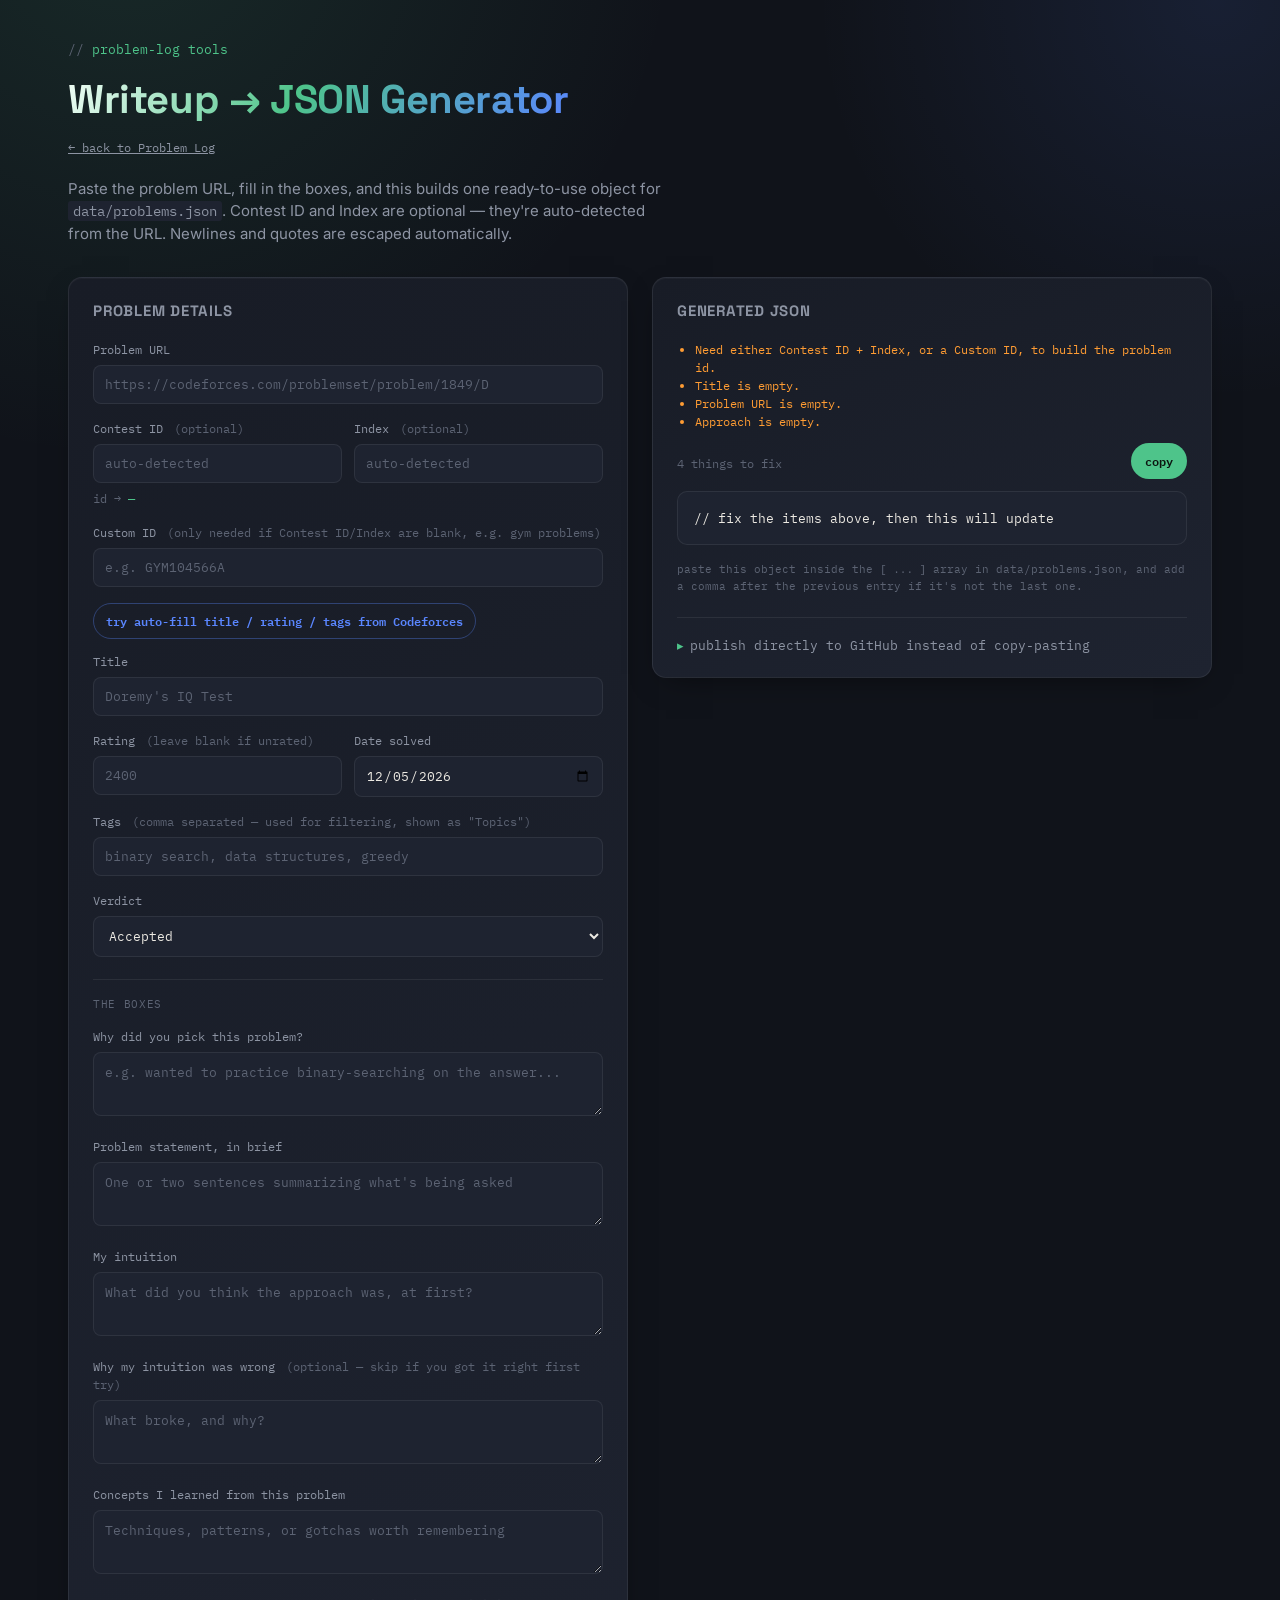
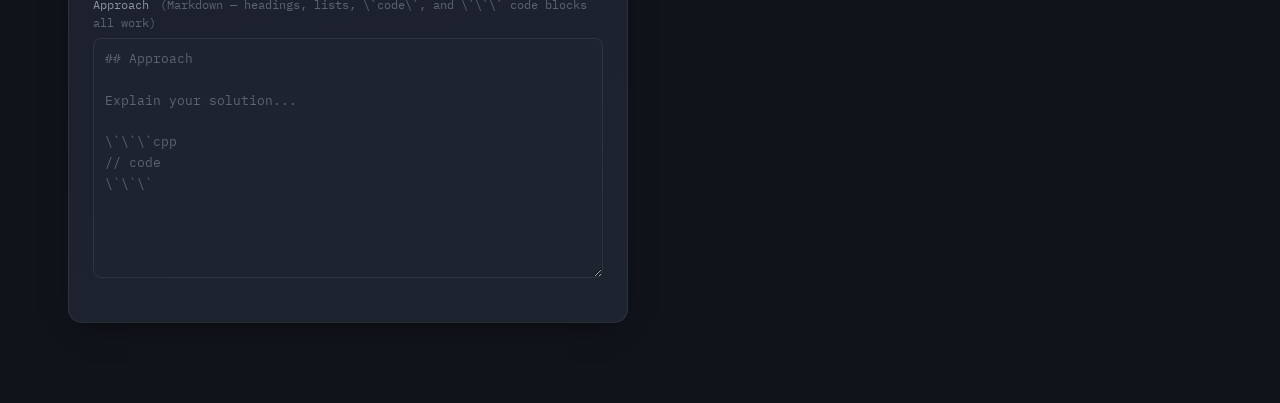
<file: tools/index.html>
<!DOCTYPE html>
<html lang="en">
<head>
<meta charset="UTF-8">
<meta name="viewport" content="width=device-width, initial-scale=1.0">
<title>Writeup → JSON Generator</title>
<link rel="preconnect" href="https://fonts.googleapis.com">
<link href="https://fonts.googleapis.com/css2?family=Space+Grotesk:wght@500;700&family=Inter:wght@400;500;600&family=IBM+Plex+Mono:wght@400;500;600&display=swap" rel="stylesheet">
<style>
:root {
  --bg: #10131a;
  --panel: #181c26;
  --panel-2: #1e2330;
  --border: #2a3040;
  --border-soft: rgba(255, 255, 255, 0.07);
  --text: #ece9e2;
  --text-dim: #8d94a3;
  --text-faint: #5c6373;
  --accent: #4ec48a;
  --accent-2: #5a86ff;
  --accent-dim: #2d7a4d;
  --warn: #ff9c33;
  --mono: 'IBM Plex Mono', ui-monospace, SFMono-Regular, Menlo, monospace;
  --display: 'Space Grotesk', 'Inter', sans-serif;
  --body: 'Inter', -apple-system, sans-serif;
  --ease: cubic-bezier(0.2, 0.7, 0.3, 1);
}
* { box-sizing: border-box; }
body {
  margin: 0;
  color: var(--text);
  font-family: var(--body);
  line-height: 1.5;
  -webkit-font-smoothing: antialiased;
  background-color: var(--bg);
  background-image:
    radial-gradient(1000px circle at 10% -10%, rgba(78, 196, 138, 0.13), transparent 55%),
    radial-gradient(800px circle at 95% 0%, rgba(90, 134, 255, 0.11), transparent 50%);
  background-attachment: fixed, fixed;
}
.wrap { max-width: 1200px; margin: 0 auto; padding: 40px 28px 80px; }
.eyebrow {
  font-family: var(--mono);
  font-size: 13px;
  color: var(--accent);
  margin: 0 0 10px;
}
.eyebrow::before { content: "// "; color: var(--text-faint); }
h1 {
  font-family: var(--display);
  font-size: clamp(28px, 4vw, 40px);
  font-weight: 700;
  margin: 0 0 8px;
  letter-spacing: -0.01em;
  background: linear-gradient(120deg, #f4fff8 0%, var(--accent) 45%, var(--accent-2) 100%);
  -webkit-background-clip: text;
  background-clip: text;
  color: transparent;
  display: inline-block;
}
.sub { color: var(--text-dim); margin: 0 0 32px; max-width: 66ch; font-size: 15px; }
.sub code { font-family: var(--mono); background: var(--panel-2); padding: 1px 5px; border-radius: 3px; font-size: 0.9em; }

.grid {
  display: grid;
  grid-template-columns: 1fr 1fr;
  gap: 24px;
  align-items: start;
}
@media (max-width: 900px) { .grid { grid-template-columns: 1fr; } }

.panel {
  background: linear-gradient(160deg, var(--panel), var(--panel-2));
  border: 1px solid var(--border-soft);
  border-radius: 14px;
  padding: 22px 24px;
  box-shadow: 0 1px 0 rgba(255, 255, 255, 0.03) inset, 0 10px 30px -14px rgba(0, 0, 0, 0.6);
}

.panel h2 {
  font-family: var(--display);
  font-size: 15px;
  margin: 0 0 18px;
  color: var(--text-dim);
  text-transform: uppercase;
  letter-spacing: 0.05em;
}

.section-divider {
  margin: 22px 0 16px;
  padding-top: 16px;
  border-top: 1px solid var(--border-soft);
  font-family: var(--mono);
  font-size: 11px;
  text-transform: uppercase;
  letter-spacing: 0.06em;
  color: var(--text-faint);
}

.field { margin-bottom: 16px; }
.field label {
  display: block;
  font-family: var(--mono);
  font-size: 12px;
  color: var(--text-dim);
  margin-bottom: 6px;
}
.field .hint { color: var(--text-faint); font-weight: 400; margin-left: 4px; }

.row2 { display: grid; grid-template-columns: 1fr 1fr; gap: 12px; }

input, textarea, select {
  width: 100%;
  background: var(--panel-2);
  border: 1px solid var(--border-soft);
  color: var(--text);
  font-family: var(--mono);
  font-size: 13px;
  padding: 10px 11px;
  border-radius: 8px;
  transition: border-color 0.15s var(--ease), box-shadow 0.15s var(--ease);
}
textarea { font-family: var(--mono); resize: vertical; min-height: 80px; line-height: 1.6; }
#approach { min-height: 240px; }
input:focus, textarea:focus, select:focus {
  outline: none;
  border-color: var(--accent-dim);
  box-shadow: 0 0 0 3px rgba(78, 196, 138, 0.12);
}
input::placeholder, textarea::placeholder { color: var(--text-faint); }

.derived {
  font-family: var(--mono);
  font-size: 12px;
  color: var(--text-faint);
  margin-top: 6px;
}
.derived b { color: var(--accent); font-weight: 600; }

.autofill-row {
  display: flex;
  align-items: center;
  gap: 10px;
  margin: 10px 0 4px;
}

button.mini-btn {
  font-family: var(--mono);
  font-size: 11.5px;
  font-weight: 600;
  background: transparent;
  color: var(--accent-2);
  border: 1px solid rgba(90, 134, 255, 0.35);
  padding: 7px 12px;
  border-radius: 20px;
  cursor: pointer;
  white-space: nowrap;
  transition: background 0.15s ease;
}
button.mini-btn:hover:not(:disabled) { background: rgba(90, 134, 255, 0.1); }
button.mini-btn:disabled { opacity: 0.4; cursor: not-allowed; }

#autofillStatus {
  font-family: var(--mono);
  font-size: 11.5px;
  color: var(--text-faint);
}
#autofillStatus.ok { color: var(--accent); }
#autofillStatus.err { color: var(--warn); }

.toggle-row {
  display: flex;
  align-items: center;
  gap: 8px;
  font-family: var(--mono);
  font-size: 12px;
  color: var(--text-dim);
  margin-bottom: 16px;
}
.toggle-row input { width: auto; }

.output-head {
  display: flex;
  align-items: center;
  justify-content: space-between;
  margin-bottom: 12px;
}

button.copy-btn {
  font-family: var(--mono);
  font-size: 12px;
  font-weight: 600;
  background: var(--accent);
  color: #0c1410;
  border: none;
  padding: 8px 14px;
  border-radius: 20px;
  cursor: pointer;
  transition: opacity 0.15s ease;
}
button.copy-btn:hover { opacity: 0.85; }
button.copy-btn.copied { background: var(--warn); }

pre#output {
  background: var(--panel-2);
  border: 1px solid var(--border-soft);
  border-radius: 10px;
  padding: 16px;
  font-family: var(--mono);
  font-size: 12.5px;
  line-height: 1.6;
  white-space: pre-wrap;
  word-break: break-word;
  color: var(--text);
  max-height: 620px;
  overflow-y: auto;
  margin: 0;
}

.error-list {
  font-family: var(--mono);
  font-size: 12px;
  color: var(--warn);
  margin: 0 0 12px;
  padding-left: 18px;
}
.error-list:empty { display: none; }

.footer-note {
  font-family: var(--mono);
  font-size: 11px;
  color: var(--text-faint);
  margin-top: 16px;
}

.publish-panel {
  margin-top: 22px;
  border-top: 1px solid var(--border-soft);
  padding-top: 18px;
}

.publish-summary {
  cursor: pointer;
  font-family: var(--mono);
  font-size: 13px;
  color: var(--text-dim);
  list-style: none;
  display: flex;
  align-items: center;
  gap: 6px;
}
.publish-summary::-webkit-details-marker { display: none; }
.publish-summary::before { content: "▸"; color: var(--accent); transition: transform 0.12s ease; }
details[open] .publish-summary::before { transform: rotate(90deg); }

.publish-body { margin-top: 16px; }

.warn-box {
  background: rgba(255, 156, 51, 0.08);
  border: 1px solid rgba(255, 156, 51, 0.35);
  border-radius: 10px;
  padding: 10px 12px;
  font-family: var(--mono);
  font-size: 11.5px;
  color: var(--warn);
  margin-bottom: 16px;
  line-height: 1.6;
}
.warn-box a { color: var(--warn); }

button.publish-btn {
  font-family: var(--mono);
  font-size: 12px;
  font-weight: 600;
  background: transparent;
  color: var(--accent);
  border: 1px solid var(--accent-dim);
  padding: 9px 16px;
  border-radius: 8px;
  cursor: pointer;
  width: 100%;
  transition: background 0.15s ease;
}
button.publish-btn:hover:not(:disabled) { background: rgba(70, 182, 114, 0.1); }
button.publish-btn:disabled { opacity: 0.4; cursor: not-allowed; }

#publishStatus {
  font-family: var(--mono);
  font-size: 12px;
  margin-top: 10px;
  line-height: 1.6;
}
#publishStatus.ok { color: var(--accent); }
#publishStatus.err { color: var(--warn); }
#publishStatus a { color: inherit; text-decoration: underline; }
</style>
</head>
<body>
<div class="wrap">
  <p class="eyebrow">problem-log tools</p>
  <h1>Writeup → JSON Generator</h1>
  <p style="margin:-4px 0 20px;"><a href="../" style="font-family: var(--mono); font-size: 12px; color: var(--text-dim);">← back to Problem Log</a></p>
  <p class="sub">Paste the problem URL, fill in the boxes, and this builds one ready-to-use object for <code>data/problems.json</code>. Contest ID and Index are optional — they're auto-detected from the URL. Newlines and quotes are escaped automatically.</p>

  <div class="grid">
    <div class="panel">
      <h2>Problem details</h2>

      <div class="field">
        <label for="problemUrl">Problem URL</label>
        <input id="problemUrl" placeholder="https://codeforces.com/problemset/problem/1849/D">
        <p class="derived" id="urlParseStatus"></p>
      </div>

      <div class="field">
        <div class="row2">
          <div>
            <label for="contest">Contest ID <span class="hint">(optional)</span></label>
            <input id="contest" placeholder="auto-detected" inputmode="numeric">
          </div>
          <div>
            <label for="index">Index <span class="hint">(optional)</span></label>
            <input id="index" placeholder="auto-detected" maxlength="3">
          </div>
        </div>
        <p class="derived">id → <b id="idPreview">—</b></p>
      </div>

      <div class="field">
        <label for="customId">Custom ID <span class="hint">(only needed if Contest ID/Index are blank, e.g. gym problems)</span></label>
        <input id="customId" placeholder="e.g. GYM104566A">
      </div>

      <div class="autofill-row">
        <button type="button" class="mini-btn" id="autofillBtn">try auto-fill title / rating / tags from Codeforces</button>
        <span id="autofillStatus"></span>
      </div>

      <div class="field" style="margin-top:14px;">
        <label for="title">Title</label>
        <input id="title" placeholder="Doremy's IQ Test">
      </div>

      <div class="field">
        <div class="row2">
          <div>
            <label for="rating">Rating <span class="hint">(leave blank if unrated)</span></label>
            <input id="rating" placeholder="2400" inputmode="numeric">
          </div>
          <div>
            <label for="date">Date solved</label>
            <input id="date" type="date">
          </div>
        </div>
      </div>

      <div class="field">
        <label for="tags">Tags <span class="hint">(comma separated — used for filtering, shown as "Topics")</span></label>
        <input id="tags" placeholder="binary search, data structures, greedy">
      </div>

      <div class="field">
        <label for="verdict">Verdict</label>
        <select id="verdict">
          <option>Accepted</option>
          <option>Accepted (upsolved)</option>
          <option>Accepted (after contest)</option>
        </select>
      </div>

      <div class="section-divider">the boxes</div>

      <div class="field">
        <label for="reason">Why did you pick this problem?</label>
        <textarea id="reason" style="min-height:64px;" placeholder="e.g. wanted to practice binary-searching on the answer..."></textarea>
      </div>

      <div class="field">
        <label for="problemStatement">Problem statement, in brief</label>
        <textarea id="problemStatement" style="min-height:64px;" placeholder="One or two sentences summarizing what's being asked"></textarea>
      </div>

      <div class="field">
        <label for="intuition">My intuition</label>
        <textarea id="intuition" style="min-height:64px;" placeholder="What did you think the approach was, at first?"></textarea>
      </div>

      <div class="field">
        <label for="whyWrong">Why my intuition was wrong <span class="hint">(optional — skip if you got it right first try)</span></label>
        <textarea id="whyWrong" style="min-height:64px;" placeholder="What broke, and why?"></textarea>
      </div>

      <div class="field">
        <label for="conceptsLearned">Concepts I learned from this problem</label>
        <textarea id="conceptsLearned" style="min-height:64px;" placeholder="Techniques, patterns, or gotchas worth remembering"></textarea>
      </div>

      <div class="field">
        <label for="approach">Approach <span class="hint">(Markdown — headings, lists, \`code\`, and \`\`\` code blocks all work)</span></label>
        <textarea id="approach" placeholder="## Approach&#10;&#10;Explain your solution...&#10;&#10;\`\`\`cpp&#10;// code&#10;\`\`\`"></textarea>
      </div>
    </div>

    <div class="panel">
      <h2>Generated JSON</h2>
      <ul class="error-list" id="errors"></ul>
      <div class="output-head">
        <span class="derived" id="statusLine">fill in the form to generate</span>
        <button class="copy-btn" id="copyBtn">copy</button>
      </div>
      <pre id="output">// waiting for input...</pre>
      <p class="footer-note">paste this object inside the <code>[ ... ]</code> array in data/problems.json, and add a comma after the previous entry if it's not the last one.</p>

      <div class="publish-panel">
        <details id="publishDetails">
          <summary class="publish-summary">publish directly to GitHub instead of copy-pasting</summary>
          <div class="publish-body">
            <div class="warn-box">
              This needs a GitHub token with write access to your repo. Use a <b>fine-grained token</b> scoped to only this one repo (Contents: read/write) with a short expiry — created at
              <a href="https://github.com/settings/personal-access-tokens/new" target="_blank" rel="noopener">github.com/settings/personal-access-tokens/new</a>.
              Don't use this on a shared/public computer, and don't tick "remember token" on one either.
            </div>

            <div class="field">
              <div class="row2">
                <div>
                  <label for="ghOwner">GitHub username</label>
                  <input id="ghOwner" placeholder="your-username">
                </div>
                <div>
                  <label for="ghRepo">Repo name</label>
                  <input id="ghRepo" placeholder="cf-writeups">
                </div>
              </div>
            </div>
            <div class="field">
              <div class="row2">
                <div>
                  <label for="ghBranch">Branch</label>
                  <input id="ghBranch" placeholder="main" value="main">
                </div>
                <div>
                  <label for="ghPath">File path</label>
                  <input id="ghPath" placeholder="data/problems.json" value="data/problems.json">
                </div>
              </div>
            </div>
            <div class="field">
              <label for="ghToken">Personal access token</label>
              <input id="ghToken" type="password" placeholder="github_pat_...">
            </div>
            <div class="toggle-row">
              <input type="checkbox" id="rememberRepo">
              <label for="rememberRepo" style="margin:0;">remember username/repo/branch/path in this browser</label>
            </div>
            <div class="toggle-row">
              <input type="checkbox" id="rememberToken">
              <label for="rememberToken" style="margin:0;">also remember the token in this browser (not recommended on shared devices)</label>
            </div>

            <button class="publish-btn" id="publishBtn">publish this entry to GitHub</button>
            <div id="publishStatus"></div>
          </div>
        </details>
      </div>
    </div>
  </div>
</div>

<script>
const $ = id => document.getElementById(id);
let lastObj = null;

const fields = ["contest","index","customId","title","rating","tags","reason",
  "problemStatement","intuition","whyWrong","conceptsLearned","verdict","approach"];
fields.forEach(id => $(id).addEventListener("input", generate));
$("date").addEventListener("input", generate);

// default date = today
$("date").value = new Date().toISOString().slice(0, 10);

// ---------- URL parsing ----------
function parseCfUrl(url) {
  if (!url) return null;
  const patterns = [
    /codeforces\.com\/problemset\/problem\/(\d+)\/([A-Za-z0-9]+)/i,
    /codeforces\.com\/contest\/(\d+)\/problem\/([A-Za-z0-9]+)/i,
    /codeforces\.com\/gym\/(\d+)\/problem\/([A-Za-z0-9]+)/i,
  ];
  for (const re of patterns) {
    const m = url.match(re);
    if (m) return { contest: m[1], index: m[2].toUpperCase() };
  }
  return null;
}

$("problemUrl").addEventListener("input", () => {
  const url = $("problemUrl").value.trim();
  const parsed = parseCfUrl(url);
  if (parsed) {
    $("contest").value = parsed.contest;
    $("index").value = parsed.index;
    $("urlParseStatus").innerHTML = `detected contest <b>${parsed.contest}</b>, problem <b>${parsed.index}</b>`;
  } else if (url) {
    $("urlParseStatus").textContent = "couldn't auto-detect contest/index from this URL — fine, just fill Contest ID/Index or Custom ID manually";
  } else {
    $("urlParseStatus").textContent = "";
  }
  generate();
});

// ---------- Best-effort auto-fill from Codeforces API ----------
$("autofillBtn").addEventListener("click", async () => {
  const contest = $("contest").value.trim();
  const index = $("index").value.trim();
  const statusEl = $("autofillStatus");

  if (!contest || !index) {
    statusEl.textContent = "need a Contest ID and Index first (paste the URL above, or fill them in manually)";
    statusEl.className = "err";
    return;
  }

  statusEl.textContent = "fetching from Codeforces...";
  statusEl.className = "";
  const btn = $("autofillBtn");
  btn.disabled = true;

  try {
    const resp = await fetch(`https://codeforces.com/api/contest.standings?contestId=${encodeURIComponent(contest)}&from=1&count=1`);
    if (!resp.ok) throw new Error(`HTTP ${resp.status}`);
    const data = await resp.json();
    if (data.status !== "OK") throw new Error(data.comment || "API returned an error");

    const problem = (data.result.problems || []).find(p => p.index.toUpperCase() === index.toUpperCase());
    if (!problem) throw new Error(`no problem with index ${index} found in contest ${contest}`);

    if (problem.name) $("title").value = problem.name;
    if (problem.rating != null) $("rating").value = problem.rating;
    if (problem.tags && problem.tags.length) $("tags").value = problem.tags.join(", ");

    statusEl.textContent = "filled in title / rating / tags ✓";
    statusEl.className = "ok";
    generate();
  } catch (e) {
    statusEl.textContent = `couldn't auto-fill (${e.message}) — your browser or Codeforces may be blocking this; just fill the fields in manually`;
    statusEl.className = "err";
  } finally {
    btn.disabled = false;
  }
});

function generate() {
  const contest = $("contest").value.trim();
  const index = $("index").value.trim();
  const customId = $("customId").value.trim();
  const url = $("problemUrl").value.trim();

  const id = customId
    ? customId.toUpperCase()
    : (contest && index ? (contest + index).toUpperCase() : "");

  $("idPreview").textContent = id || "—";

  const title = $("title").value.trim();
  const ratingRaw = $("rating").value.trim();
  const rating = ratingRaw === "" ? null : Number(ratingRaw);
  const date = $("date").value;
  const tags = $("tags").value.split(",").map(t => t.trim()).filter(Boolean);
  const reason = $("reason").value.trim();
  const problemStatement = $("problemStatement").value.trim();
  const intuition = $("intuition").value.trim();
  const whyWrong = $("whyWrong").value.trim();
  const conceptsLearned = $("conceptsLearned").value.trim();
  const verdict = $("verdict").value;
  const approach = $("approach").value;

  const errors = [];
  if (!id) errors.push("Need either Contest ID + Index, or a Custom ID, to build the problem id.");
  if (!title) errors.push("Title is empty.");
  if (!url) errors.push("Problem URL is empty.");
  if (ratingRaw !== "" && Number.isNaN(rating)) errors.push("Rating isn't a number.");
  if (!approach.trim()) errors.push("Approach is empty.");

  $("errors").innerHTML = errors.map(e => `<li>${escapeHtml(e)}</li>`).join("");

  if (errors.length) {
    $("statusLine").textContent = `${errors.length} thing${errors.length > 1 ? "s" : ""} to fix`;
    $("output").textContent = "// fix the items above, then this will update";
    lastObj = null;
    $("publishBtn").disabled = true;
    return;
  }

  const obj = { id, title, rating, tags, url, date, verdict };
  if (contest) obj.contest = contest;
  if (index) obj.index = index.toUpperCase();
  if (reason) obj.reason = reason;
  if (problemStatement) obj.problemStatement = problemStatement;
  if (intuition) obj.intuition = intuition;
  if (whyWrong) obj.whyWrong = whyWrong;
  if (conceptsLearned) obj.conceptsLearned = conceptsLearned;
  obj.approach = approach;

  const json = JSON.stringify(obj, null, 2);
  $("output").textContent = json + ",";
  $("statusLine").textContent = "looks good — ready to paste";
  lastObj = obj;
  $("publishBtn").disabled = false;
}

$("copyBtn").addEventListener("click", () => {
  const text = $("output").textContent;
  if (!text || text.startsWith("//")) return;
  navigator.clipboard.writeText(text).then(() => {
    const btn = $("copyBtn");
    const original = btn.textContent;
    btn.textContent = "copied!";
    btn.classList.add("copied");
    setTimeout(() => { btn.textContent = original; btn.classList.remove("copied"); }, 1400);
  });
});

function escapeHtml(str) {
  return String(str).replace(/[&<>"']/g, c => ({
    "&": "&amp;", "<": "&lt;", ">": "&gt;", '"': "&quot;", "'": "&#39;",
  }[c]));
}

generate();

// ---------- Publish to GitHub ----------
const PREF_KEY = "cfwriteups_publish_prefs";
const TOKEN_KEY = "cfwriteups_publish_token";

(function loadPrefs() {
  try {
    const saved = JSON.parse(localStorage.getItem(PREF_KEY) || "null");
    if (saved) {
      $("ghOwner").value = saved.owner || "";
      $("ghRepo").value = saved.repo || "";
      $("ghBranch").value = saved.branch || "main";
      $("ghPath").value = saved.path || "data/problems.json";
      $("rememberRepo").checked = true;
    }
    const savedToken = localStorage.getItem(TOKEN_KEY);
    if (savedToken) {
      $("ghToken").value = savedToken;
      $("rememberToken").checked = true;
    }
  } catch (e) { /* ignore malformed storage */ }
})();

function savePrefsIfNeeded() {
  if ($("rememberRepo").checked) {
    localStorage.setItem(PREF_KEY, JSON.stringify({
      owner: $("ghOwner").value.trim(),
      repo: $("ghRepo").value.trim(),
      branch: $("ghBranch").value.trim() || "main",
      path: $("ghPath").value.trim() || "data/problems.json",
    }));
  } else {
    localStorage.removeItem(PREF_KEY);
  }
  if ($("rememberToken").checked) {
    localStorage.setItem(TOKEN_KEY, $("ghToken").value.trim());
  } else {
    localStorage.removeItem(TOKEN_KEY);
  }
}

function utf8ToBase64(str) {
  return btoa(unescape(encodeURIComponent(str)));
}
function base64ToUtf8(str) {
  return decodeURIComponent(escape(atob(str.replace(/\n/g, ""))));
}

function setPublishStatus(msg, kind) {
  const el = $("publishStatus");
  el.textContent = msg;
  el.className = kind || "";
}

$("publishBtn").addEventListener("click", async () => {
  if (!lastObj) return;

  const owner = $("ghOwner").value.trim();
  const repo = $("ghRepo").value.trim();
  const branch = $("ghBranch").value.trim() || "main";
  const path = $("ghPath").value.trim() || "data/problems.json";
  const token = $("ghToken").value.trim();

  if (!owner || !repo || !token) {
    setPublishStatus("Fill in username, repo, and token first.", "err");
    return;
  }

  savePrefsIfNeeded();

  const btn = $("publishBtn");
  btn.disabled = true;
  setPublishStatus("reading current file from GitHub...");

  const apiBase = `https://api.github.com/repos/${owner}/${repo}/contents/${path}`;
  const headers = {
    Authorization: `Bearer ${token}`,
    Accept: "application/vnd.github+json",
  };

  try {
    let list = [];
    let sha = null;

    const getResp = await fetch(`${apiBase}?ref=${encodeURIComponent(branch)}`, { headers });

    if (getResp.status === 200) {
      const data = await getResp.json();
      sha = data.sha;
      try {
        list = JSON.parse(base64ToUtf8(data.content));
        if (!Array.isArray(list)) throw new Error("not an array");
      } catch (e) {
        setPublishStatus("Couldn't parse the existing problems.json — check the file isn't corrupted.", "err");
        btn.disabled = false;
        return;
      }
    } else if (getResp.status === 404) {
      list = []; // file doesn't exist yet, we'll create it
    } else if (getResp.status === 401) {
      setPublishStatus("GitHub rejected the token (401). Check it's valid and not expired.", "err");
      btn.disabled = false;
      return;
    } else if (getResp.status === 403) {
      setPublishStatus("Forbidden (403) — token likely doesn't have write access to this repo, or rate-limited.", "err");
      btn.disabled = false;
      return;
    } else {
      setPublishStatus(`Unexpected error reading file (${getResp.status}).`, "err");
      btn.disabled = false;
      return;
    }

    const existingIndex = list.findIndex(p => p && p.id === lastObj.id);
    let verb = "Added";
    if (existingIndex >= 0) {
      list[existingIndex] = lastObj;
      verb = "Updated";
    } else {
      list.unshift(lastObj);
    }

    setPublishStatus(`${verb === "Updated" ? "updating" : "adding"} entry, committing...`);

    const newContent = utf8ToBase64(JSON.stringify(list, null, 2) + "\n");
    const putBody = {
      message: `${verb} writeup: ${lastObj.id} — ${lastObj.title}`,
      content: newContent,
      branch,
    };
    if (sha) putBody.sha = sha;

    const putResp = await fetch(apiBase, {
      method: "PUT",
      headers: { ...headers, "Content-Type": "application/json" },
      body: JSON.stringify(putBody),
    });

    if (putResp.status === 200 || putResp.status === 201) {
      const result = await putResp.json();
      const commitUrl = result.commit && result.commit.html_url;
      const fileUrl = `https://github.com/${owner}/${repo}/blob/${branch}/${path}`;
      setPublishStatus(
        `${verb} "${lastObj.id}" and pushed to ${branch}. `,
        "ok"
      );
      const link = document.createElement("a");
      link.href = commitUrl || fileUrl;
      link.target = "_blank";
      link.rel = "noopener";
      link.textContent = " (open on GitHub)";
      $("publishStatus").appendChild(link);
    } else if (putResp.status === 409) {
      setPublishStatus("Conflict (409) — the file changed since we read it. Try again.", "err");
    } else {
      const errBody = await putResp.json().catch(() => ({}));
      setPublishStatus(`Push failed (${putResp.status}): ${errBody.message || "unknown error"}`, "err");
    }
  } catch (e) {
    setPublishStatus(`Network or unexpected error: ${e.message}`, "err");
  } finally {
    btn.disabled = false;
  }
});
</script>
</body>
</html>
</file>
